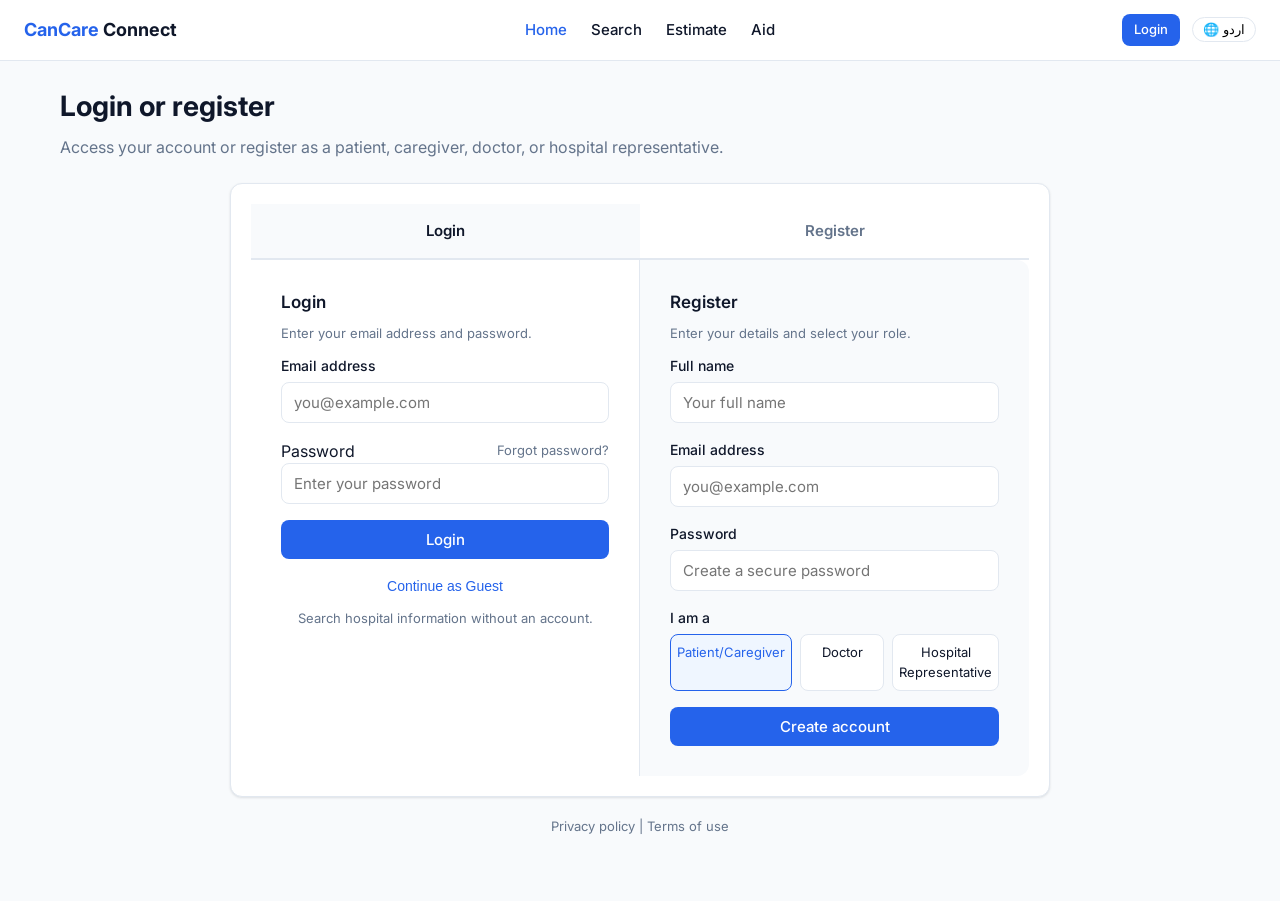
<file: index.html>
<!DOCTYPE html>
<html
  lang="en"
>
<head>
  <meta
    charset="UTF-8"
  >
  <meta
    name="viewport"
    content="width=device-width, initial-scale=1.0"
  >
  <title>CanCare Connect — Login / Register</title>
  <link
    rel="stylesheet"
    href="css/style.css"
  >
  <link
    rel="stylesheet"
    href="https://fonts.googleapis.com/css2?family=Inter:wght@400;500;600;700&display=swap"
  >
</head>
<body>
  <div
    class="navbar"
    id="navbar"
  ></div>

  <div class="container">
    <h1>Login or register</h1>
    <p>Access your account or register as a patient, caregiver, doctor, or hospital representative.</p>
    <div class="auth-card card">

      <div class="auth-header">
        <div class="auth-header-cell active">Login</div>
        <div class="auth-header-cell">Register</div>
      </div>

      <div class="auth-col-left">
       
        <form id="loginForm">
          <h3>Login</h3>
          <p class="caption">Enter your email address and password.</p>
          <div class="field">
            <label for="loginEmail">Email address</label>
            <input
              type="email"
              id="loginEmail"
              required
              placeholder="you@example.com"
            >
          </div>
          <div class="field">
            <div class="field-inline-link">
              <label for="loginPassword">Password</label>
              <a
                href="#"
                class="caption"
                id="forgotPasswordLink"
              >Forgot password?</a>
            </div>
            <input
              type="password"
              id="loginPassword"
              required
              placeholder="Enter your password"
            >
          </div>
          <div
            id="loginError"
            class="error-text form-error"
          ></div>
          <button
            type="submit"
            class="btn btn-primary btn-block"
          >Login</button>
          <p class="form-footer">
            <button
              type="button"
              class="btn-link"
              id="guestBtn"
            >Continue as Guest</button>
          </p>
          <p class="caption text-center">Search hospital information without an account.</p>
        </form>
      </div>

      <div class="auth-col-right">

        <h3>Register</h3>
        <p class="caption">Enter your details and select your role.</p>
        <form id="registerForm">
          <div class="field">
            <label>Full name</label>
            <input
              type="text"
              id="regName"
              required
              placeholder="Your full name"
            >
          </div>
          <div class="field">
            <label>Email address</label>
            <input
              type="email"
              id="regEmail"
              required
              placeholder="you@example.com"
            >
          </div>
          <div class="field">
            <label>Password</label>
            <input
              type="password"
              id="regPassword"
              required
              minlength="6"
              placeholder="Create a secure password"
            >
          </div>
          <div class="field">
            <label>I am a</label>
            <input
              type="hidden"
              id="regRole"
              value="Patient / Caregiver"
            >
            <div class="role-toggle-group">
              <div
                class="role-toggle active"
                data-role="Patient / Caregiver"
              >Patient/Caregiver</div>
              <div
                class="role-toggle"
                data-role="Doctor"
              >Doctor</div>
              <div
                class="role-toggle"
                data-role="Hospital Representative"
              >Hospital Representative</div>
            </div>
          </div>
          <div
            class="field hidden"
            id="pmdcField"
          >
            <label>PMDC Number</label>
            <input
              type="text"
              id="regPmdc"
              placeholder="e.g. PMDC-12345"
            >
          </div>
          <div
            class="field hidden"
            id="hospitalAuthField"
          >
            <label>Hospital Authorization ID</label>
            <input
              type="text"
              id="regHospitalAuth"
              placeholder="Issued by your hospital"
            >
          </div>
          <div
            id="regError"
            class="error-text form-error"
          ></div>
          <button
            type="submit"
            class="btn btn-primary btn-block"
          >Create account</button>
        </form>
      </div>
    </div>
    <p class="caption text-center auth-footer-links">
      <a href="#">Privacy policy</a> | <a href="#">Terms of use</a>
    </p>
  </div>

  <script src="js/storage.js"></script>
  <script src="js/auth.js"></script>
  <script src="js/ui.js"></script>
  <script src="js/pages/index.js"></script>
</body>
</html>
</file>
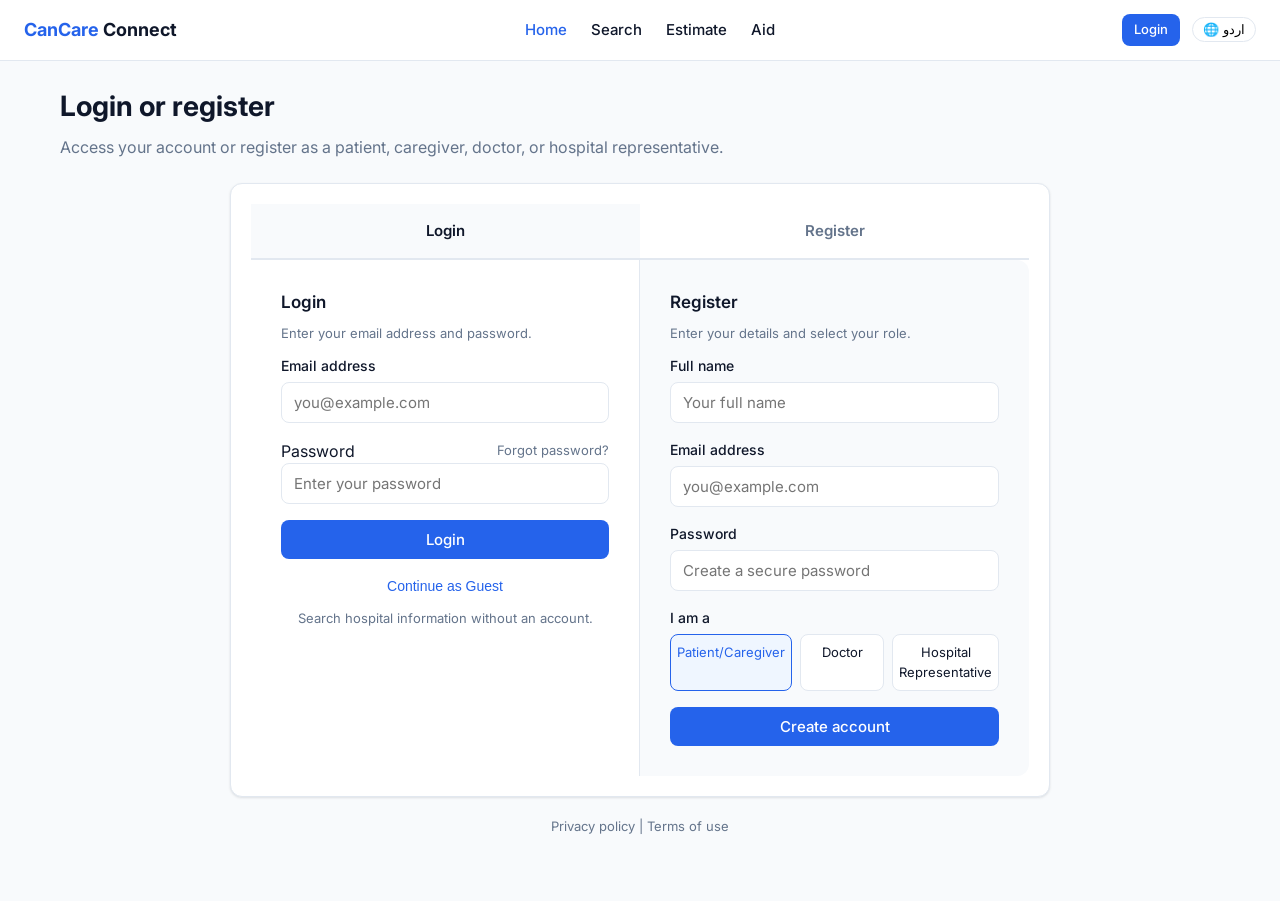
<file: admin-data.html>
<!DOCTYPE html>
<html
  lang="en"
>
<head>
  <meta
    charset="UTF-8"
  >
  <meta
    name="viewport"
    content="width=device-width, initial-scale=1.0"
  >
  <title>CanCare Connect — Admin: Cost &amp; Aid Data</title>
  <link
    rel="stylesheet"
    href="css/style.css"
  >
  <link
    rel="stylesheet"
    href="https://fonts.googleapis.com/css2?family=Inter:wght@400;500;600;700&display=swap"
  >
</head>
<body>
  <div
    class="navbar"
    id="navbar"
  ></div>
  <div class="container">
    <h1>Cost &amp; aid data management</h1>
    <div class="tabs">
      <a
        class="tab"
        href="admin-verify.html"
      >Verification Queue</a>
      <a
        class="tab active"
        href="admin-data.html"
      >Cost &amp; Aid Data</a>
      <a
        class="tab"
        href="admin-users.html"
      >Users &amp; Audit Log</a>
    </div>

    <div class="flex-between my-md">
      <h3 class="m-0">Cost records</h3>
      <button
        class="btn btn-primary btn-sm"
        id="addRecord"
      >+ Add New Record</button>
    </div>
    <div class="table-wrap">
      <table>
        <thead><tr><th>Cancer type</th><th>Treatment</th><th>Hospital type</th><th>Range</th><th>Source</th><th>Source date</th><th></th></tr></thead>
        <tbody id="costRows"></tbody>
      </table>
    </div>

    <div class="flex-between my-md">
      <h3 class="m-0">Financial aid programs</h3>
      <button
        class="btn btn-primary btn-sm"
        id="addAidProgram"
      >+ Add Aid Program</button>
    </div>
    <div class="table-wrap">
      <table>
        <thead><tr><th>Name</th><th>Provider</th><th>Type</th><th>Last reviewed</th><th></th></tr></thead>
        <tbody id="aidRows"></tbody>
      </table>
    </div>
  </div>

  <!-- Add Cost Record modal (simple inline form) -->
  <div
    id="modalBackdrop"
    class="modal-backdrop"
  >
    <div class="card modal-card">
      <h3>Add cost record</h3>
      <div class="field">
        <label>Cancer type</label>
        <input
          id="mCancer"
          value="Breast Cancer"
        >
      </div>
      <div class="field">
        <label>Stage</label>
        <input
          id="mStage"
          value="Early"
        >
      </div>
      <div class="field">
        <label>Treatment</label>
        <input
          id="mTreatment"
          value="Surgery"
        >
      </div>
      <div class="field">
        <label>Hospital type</label>
        <input
          id="mHospType"
          value="Private"
        >
      </div>
      <div class="field">
        <label>City</label>
        <input
          id="mCity"
          value="Lahore"
        >
      </div>
      <div class="field">
        <label>Min cost (PKR)</label>
        <input
          id="mMin"
          type="number"
          value="10000"
        >
      </div>
      <div class="field">
        <label>Max cost (PKR)</label>
        <input
          id="mMax"
          type="number"
          value="20000"
        >
      </div>
      <div class="field">
        <label>Source</label>
        <input
          id="mSource"
          value="Administrator entry"
        >
      </div>
      <div class="flex">
        <button
          class="btn btn-secondary"
          id="cancelModal"
        >Cancel</button>
        <button
          class="btn btn-primary"
          id="confirmModal"
        >Add record</button>
      </div>
    </div>
  </div>

  <!-- Add Aid Program modal -->
  <div
    id="aidModalBackdrop"
    class="modal-backdrop"
  >
    <div class="card modal-card">
      <h3>Add aid program</h3>
      <div class="field">
        <label>Program name</label>
        <input
          id="aName"
          value="New Aid Program"
        >
      </div>
      <div class="field">
        <label>Provider</label>
        <input
          id="aProvider"
          value="Government of Punjab"
        >
      </div>
      <div class="field">
        <label>Type</label>
        <input
          id="aType"
          value="Government-funded"
        >
      </div>
      <div class="field">
        <label>Eligibility</label>
        <input
          id="aEligibility"
          value="Income below program threshold; referral required."
        >
      </div>
      <div class="field">
        <label>Contact</label>
        <input
          id="aContact"
          value="Healthline 1700"
        >
      </div>
      <div class="field">
        <label>Source</label>
        <input
          id="aSource"
          value="Administrator entry"
        >
      </div>
      <div class="flex">
        <button
          class="btn btn-secondary"
          id="cancelAidModal"
        >Cancel</button>
        <button
          class="btn btn-primary"
          id="confirmAidModal"
        >Add program</button>
      </div>
    </div>
  </div>

  <script src="js/storage.js"></script>
  <script src="js/auth.js"></script>
  <script src="js/ui.js"></script>
  <script src="js/pages/admin-data.js"></script>
</body>
</html>
</file>
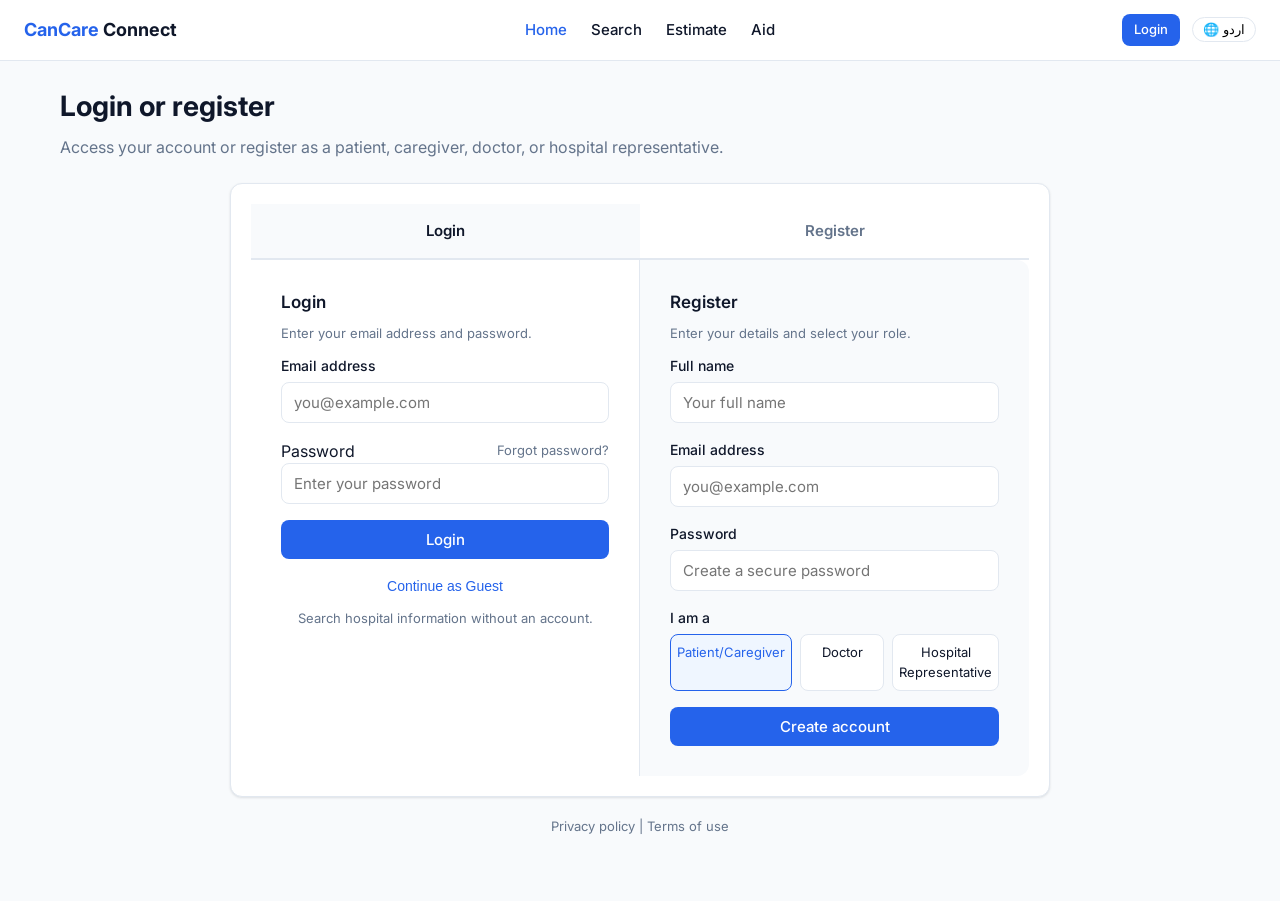
<file: admin-users.html>
<!DOCTYPE html>
<html
  lang="en"
>
<head>
  <meta
    charset="UTF-8"
  >
  <meta
    name="viewport"
    content="width=device-width, initial-scale=1.0"
  >
  <title>CanCare Connect — Admin: Users &amp; Audit Log</title>
  <link
    rel="stylesheet"
    href="css/style.css"
  >
  <link
    rel="stylesheet"
    href="https://fonts.googleapis.com/css2?family=Inter:wght@400;500;600;700&display=swap"
  >
</head>
<body>
  <div
    class="navbar"
    id="navbar"
  ></div>
  <div class="container">
    <h1>Users &amp; audit log</h1>
    <div class="tabs">
      <a
        class="tab"
        href="admin-verify.html"
      >Verification Queue</a>
      <a
        class="tab"
        href="admin-data.html"
      >Cost &amp; Aid Data</a>
      <a
        class="tab active"
        href="admin-users.html"
      >Users &amp; Audit Log</a>
    </div>

    <div class="tabs tabs-sub">
      <div
        class="tab active"
        id="tabUsers"
      >Users</div>
      <div
        class="tab"
        id="tabAudit"
      >Audit Log</div>
    </div>

    <div id="usersPanel">
      <h3>Users</h3>
      <div class="table-wrap">
        <table>
          <thead><tr><th>Name</th><th>Email</th><th>Role</th><th>City</th><th>Status</th><th>Actions</th></tr></thead>
          <tbody id="userRows"></tbody>
        </table>
      </div>
    </div>

    <div
      id="auditPanel"
      class="hidden"
    >
      <h3>Audit log</h3>
      <div class="field">
        <label>Filter by action or target</label>
        <input
          id="auditFilter"
          placeholder="e.g. Suspended, Approved, a user's name"
        >
      </div>
      <div class="table-wrap">
        <table>
          <thead><tr><th>Admin name</th><th>Action</th><th>Target</th><th>Timestamp</th></tr></thead>
          <tbody id="auditRows"></tbody>
        </table>
      </div>
    </div>
  </div>

  <script src="js/storage.js"></script>
  <script src="js/auth.js"></script>
  <script src="js/ui.js"></script>
  <script src="js/pages/admin-users.js"></script>
</body>
</html>
</file>
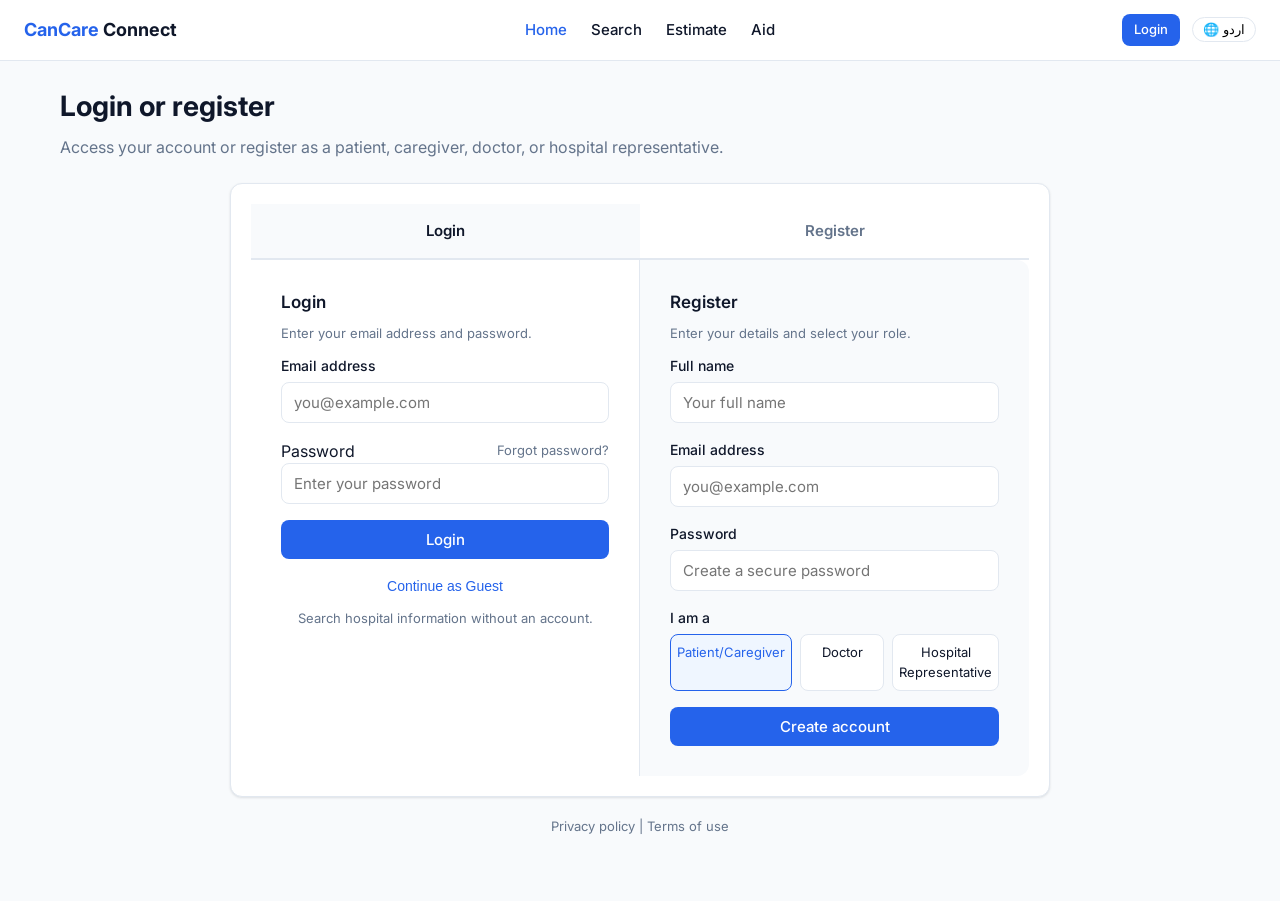
<file: admin-verify.html>
<!DOCTYPE html>
<html
  lang="en"
>
<head>
  <meta
    charset="UTF-8"
  >
  <meta
    name="viewport"
    content="width=device-width, initial-scale=1.0"
  >
  <title>CanCare Connect — Admin: Verification Queue</title>
  <link
    rel="stylesheet"
    href="css/style.css"
  >
  <link
    rel="stylesheet"
    href="https://fonts.googleapis.com/css2?family=Inter:wght@400;500;600;700&display=swap"
  >
</head>
<body>
  <div
    class="navbar"
    id="navbar"
  ></div>
  <div class="container">
    <h1>Verification queue</h1>
    <p>Review pending doctor and hospital representative accounts before approval.</p>
    <h3 id="pendingCount"></h3>
    <p class="caption">Accounts awaiting admin approval</p>
    <div class="tabs">
      <a
        class="tab active"
        href="admin-verify.html"
      >Verification Queue</a>
      <a
        class="tab"
        href="admin-data.html"
      >Cost &amp; Aid Data</a>
      <a
        class="tab"
        href="admin-users.html"
      >Users &amp; Audit Log</a>
    </div>
    <div class="table-wrap">
      <table>
        <thead><tr><th>Name</th><th>Role</th><th>Submitted details</th><th>Actions</th></tr></thead>
        <tbody id="rows"></tbody>
      </table>
    </div>
  </div>

  <script src="js/storage.js"></script>
  <script src="js/auth.js"></script>
  <script src="js/ui.js"></script>
  <script src="js/pages/admin-verify.js"></script>
</body>
</html>
</file>
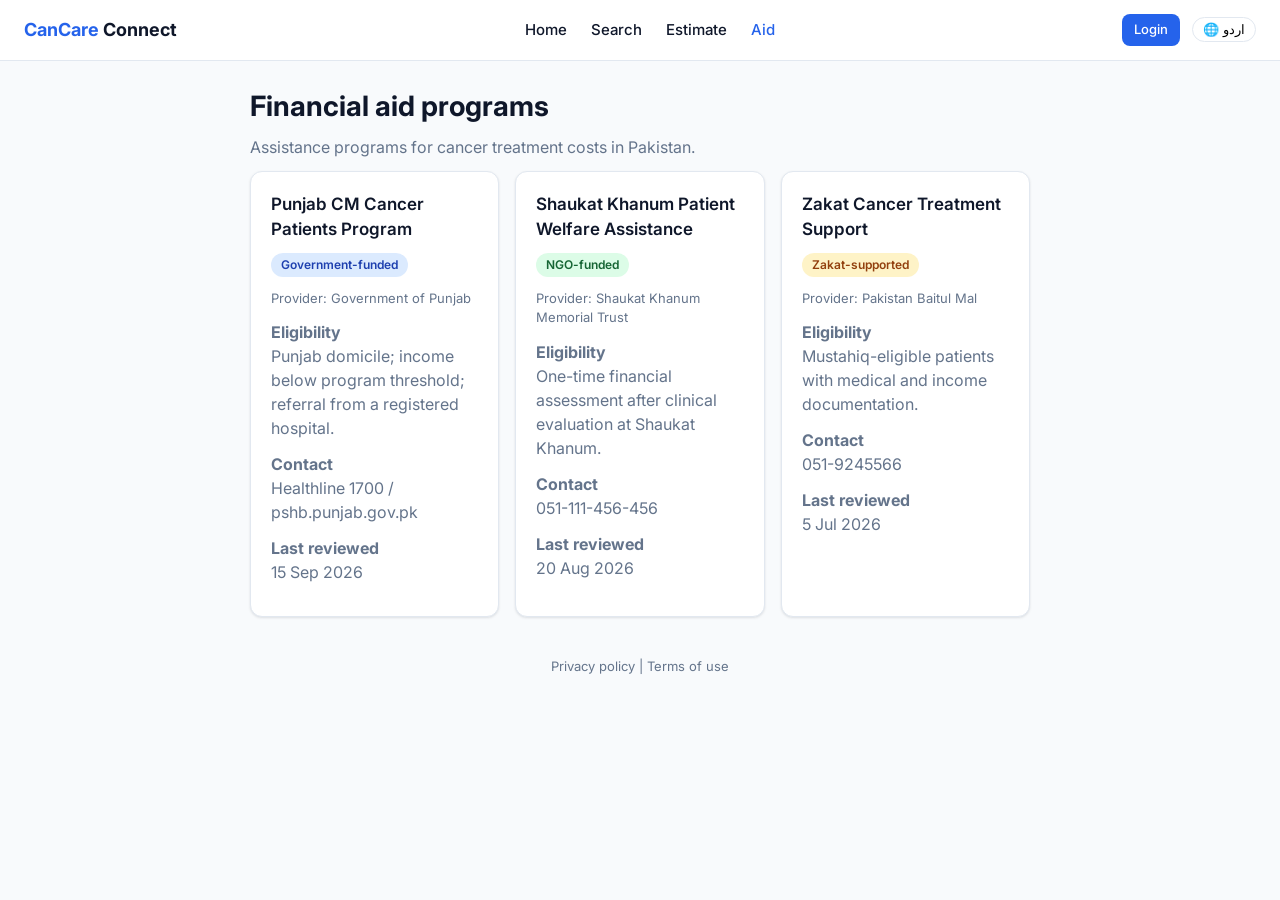
<file: aid.html>
<!DOCTYPE html>
<html
  lang="en"
>
<head>
  <meta
    charset="UTF-8"
  >
  <meta
    name="viewport"
    content="width=device-width, initial-scale=1.0"
  >
  <title>CanCare Connect — Financial Aid</title>
  <link
    rel="stylesheet"
    href="css/style.css"
  >
  <link
    rel="stylesheet"
    href="https://fonts.googleapis.com/css2?family=Inter:wght@400;500;600;700&display=swap"
  >
</head>
<body>
  <div
    class="navbar"
    id="navbar"
  ></div>
  <div class="container container-md">
    <h1>Financial aid programs</h1>
    <p>Assistance programs for cancer treatment costs in Pakistan.</p>
    <div
      id="aidList"
      class="card-grid-compact"
    ></div>
    <p class="caption text-center page-footer-links">
      <a href="#">Privacy policy</a> | <a href="#">Terms of use</a>
    </p>
  </div>

  <script src="js/storage.js"></script>
  <script src="js/auth.js"></script>
  <script src="js/ui.js"></script>
  <script src="js/pages/aid.js"></script>
</body>
</html>
</file>
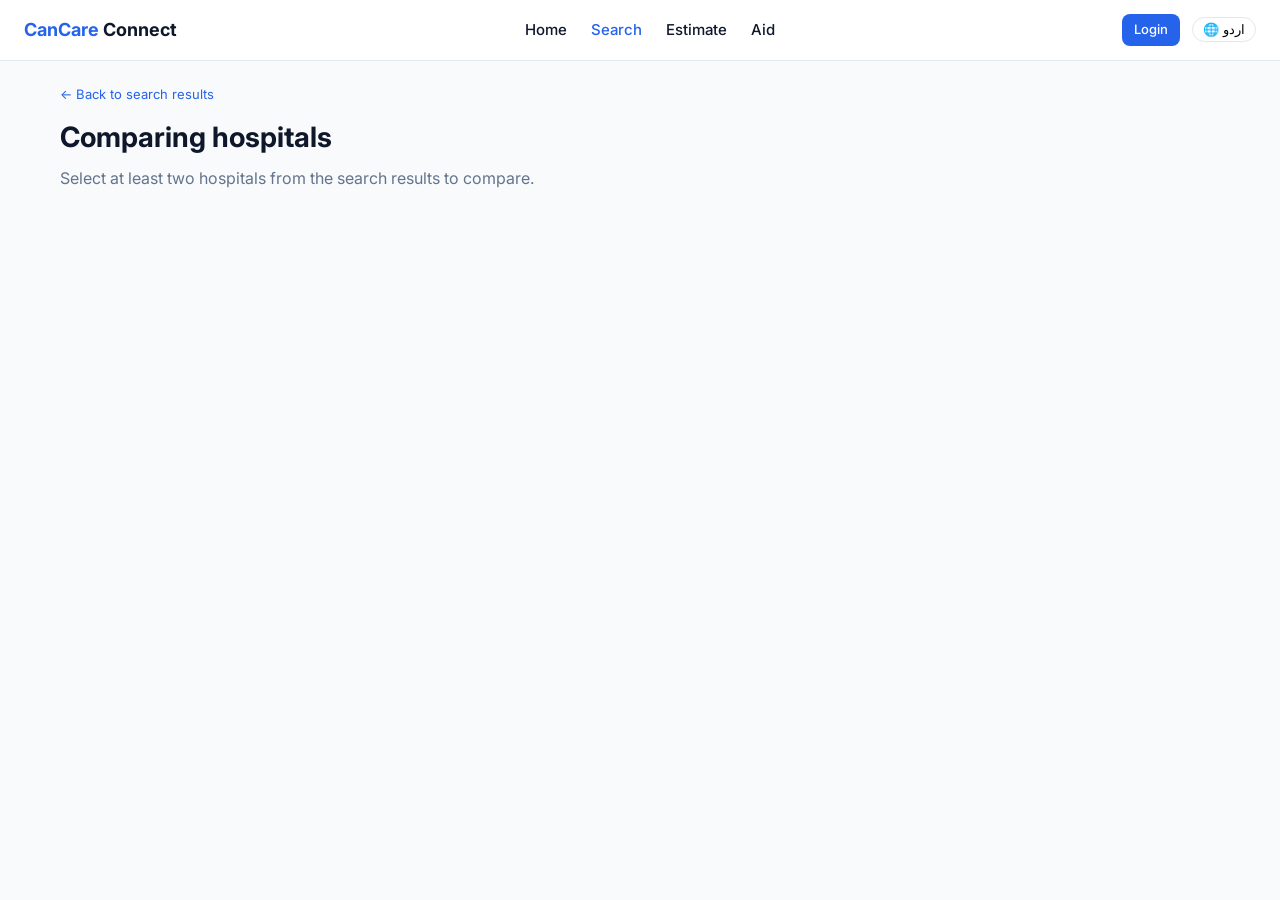
<file: compare.html>
<!DOCTYPE html>
<html
  lang="en"
>
<head>
  <meta
    charset="UTF-8"
  >
  <meta
    name="viewport"
    content="width=device-width, initial-scale=1.0"
  >
  <title>CanCare Connect — Compare Hospitals</title>
  <link
    rel="stylesheet"
    href="css/style.css"
  >
  <link
    rel="stylesheet"
    href="https://fonts.googleapis.com/css2?family=Inter:wght@400;500;600;700&display=swap"
  >
</head>
<body>
  <div
    class="navbar"
    id="navbar"
  ></div>
  <div class="container">
    <p class="caption"><a href="search.html">&larr; Back to search results</a></p>
    <h1 id="compareTitle">Comparing hospitals</h1>
    <div
      id="compareGrid"
      class="grid-2"
    ></div>
  </div>

  <script src="js/storage.js"></script>
  <script src="js/auth.js"></script>
  <script src="js/ui.js"></script>
  <script src="js/pages/compare.js"></script>
</body>
</html>
</file>
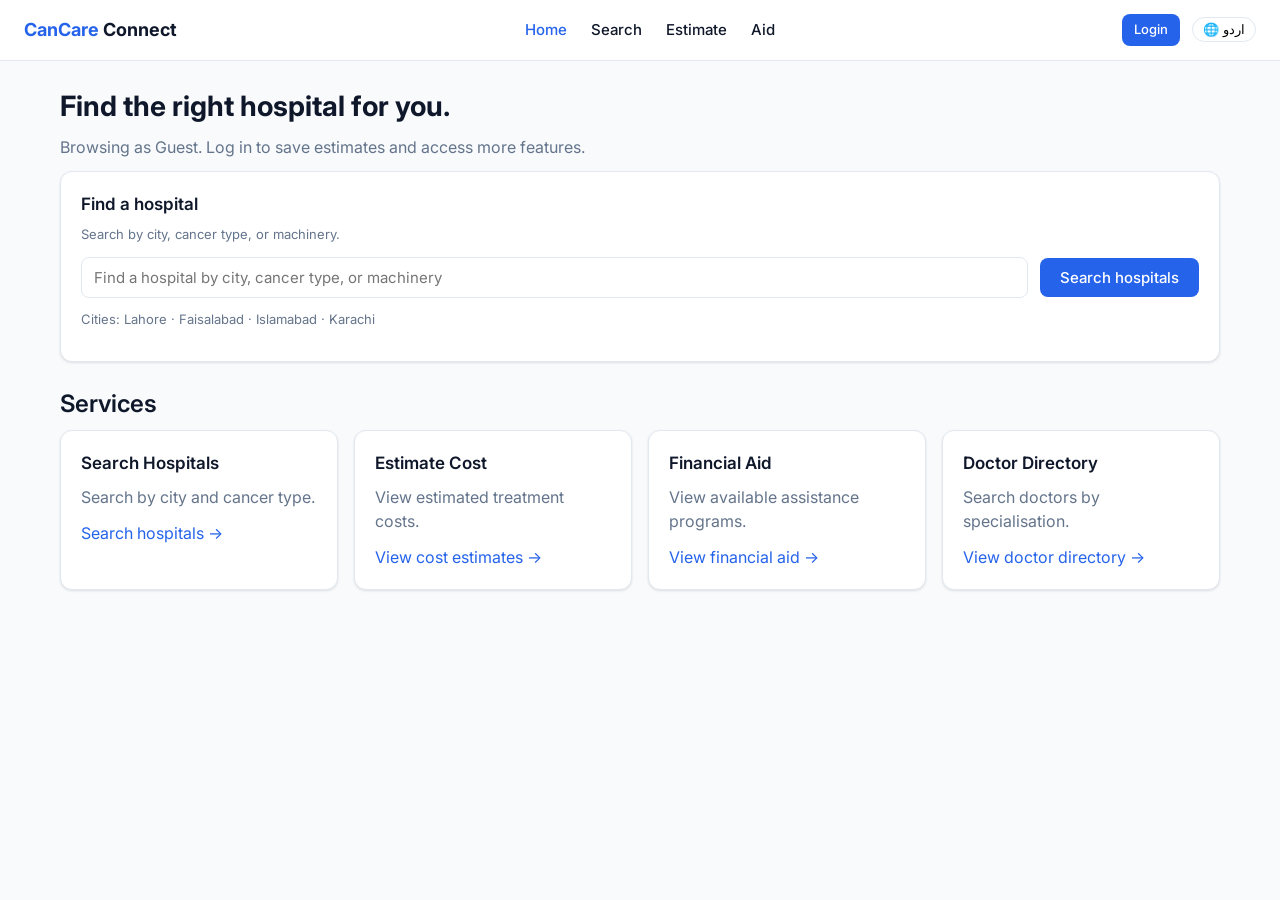
<file: dashboard.html>
<!DOCTYPE html>
<html
  lang="en"
>
<head>
  <meta
    charset="UTF-8"
  >
  <meta
    name="viewport"
    content="width=device-width, initial-scale=1.0"
  >
  <title>CanCare Connect — Home</title>
  <link
    rel="stylesheet"
    href="css/style.css"
  >
  <link
    rel="stylesheet"
    href="https://fonts.googleapis.com/css2?family=Inter:wght@400;500;600;700&display=swap"
  >
</head>
<body>
  <div
    class="navbar"
    id="navbar"
  ></div>

  <div class="container">
    <h1 id="greeting">Find a hospital</h1>
    <p id="subheading">Search hospitals, review equipment status, and view cost information in Pakistan.</p>

    <div class="card mb-lg">
      <h3>Find a hospital</h3>
      <p class="caption">Search by city, cancer type, or machinery.</p>
      <form
        id="quickSearch"
        class="flex"
      >
        <input
          type="text"
          id="quickQuery"
          class="search-input"
          placeholder="Find a hospital by city, cancer type, or machinery"
        >
        <button
          class="btn btn-primary"
          type="submit"
        >Search hospitals</button>
      </form>
      <p class="caption mt-sm">Cities: Lahore &middot; Faisalabad &middot; Islamabad &middot; Karachi</p>
    </div>

    <h2>Services</h2>
    <div class="card-grid">
      <div class="card">
        <h3>Search Hospitals</h3>
        <p>Search by city and cancer type.</p>
        <a href="search.html">Search hospitals &rarr;</a>
      </div>
      <div class="card">
        <h3>Estimate Cost</h3>
        <p>View estimated treatment costs.</p>
        <a href="estimate.html">View cost estimates &rarr;</a>
      </div>
      <div class="card">
        <h3>Financial Aid</h3>
        <p>View available assistance programs.</p>
        <a href="aid.html">View financial aid &rarr;</a>
      </div>
      <div class="card">
        <h3>Doctor Directory</h3>
        <p>Search doctors by specialisation.</p>
        <a href="doctors.html">View doctor directory &rarr;</a>
      </div>
    </div>

    <div
      id="myEstimates"
      class="mt-lg"
    ></div>
  </div>

  <script src="js/storage.js"></script>
  <script src="js/auth.js"></script>
  <script src="js/ui.js"></script>
  <script src="js/pages/dashboard.js"></script>
</body>
</html>
</file>
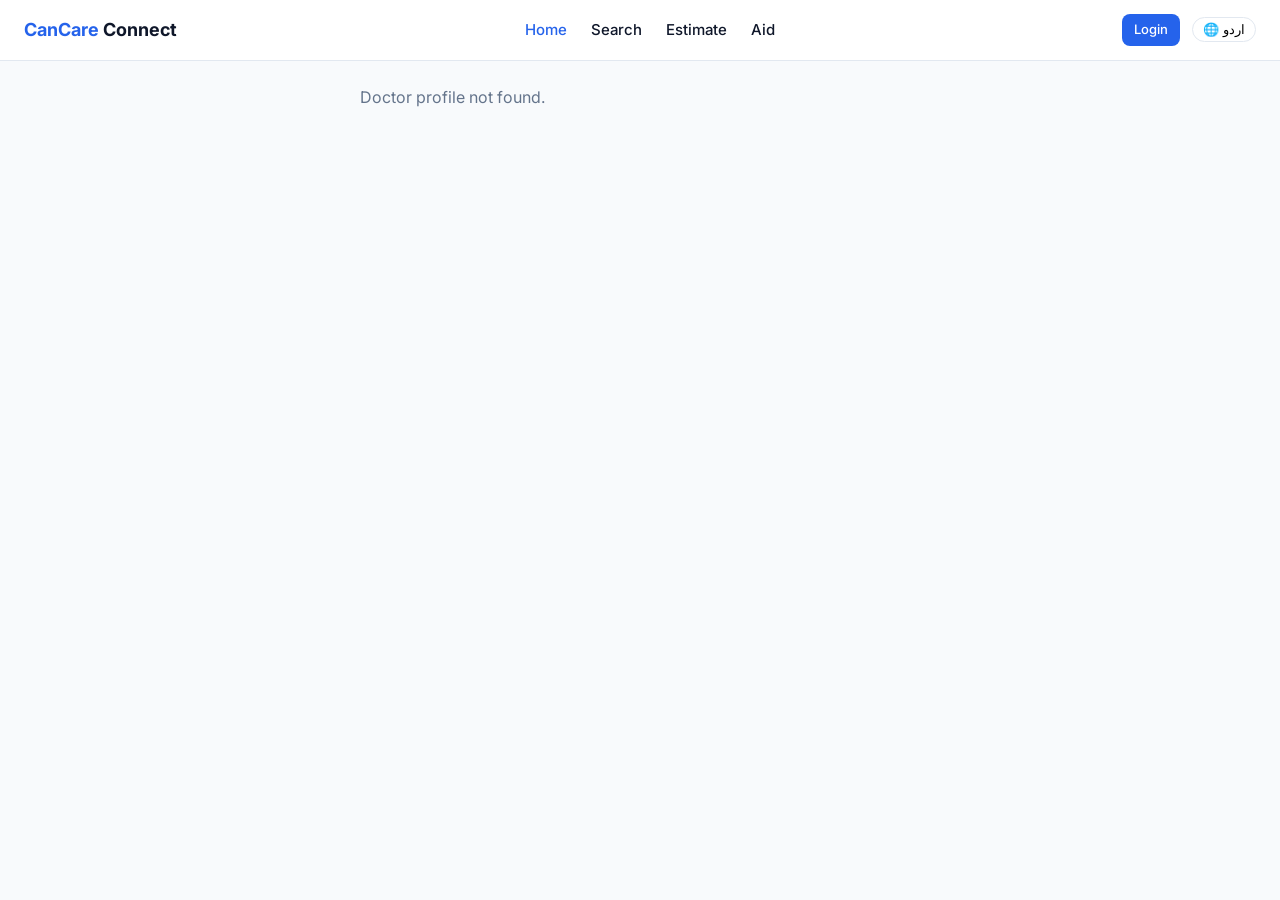
<file: doctor-profile.html>
<!DOCTYPE html>
<html
  lang="en"
>
<head>
  <meta
    charset="UTF-8"
  >
  <meta
    name="viewport"
    content="width=device-width, initial-scale=1.0"
  >
  <title>CanCare Connect — Doctor Profile</title>
  <link
    rel="stylesheet"
    href="css/style.css"
  >
  <link
    rel="stylesheet"
    href="https://fonts.googleapis.com/css2?family=Inter:wght@400;500;600;700&display=swap"
  >
</head>
<body>
  <div
    class="navbar"
    id="navbar"
  ></div>
  <div class="container container-narrow">
    <div id="content"></div>
  </div>

  <script src="js/storage.js"></script>
  <script src="js/auth.js"></script>
  <script src="js/ui.js"></script>
  <script src="js/pages/doctor-profile.js"></script>
</body>
</html>
</file>
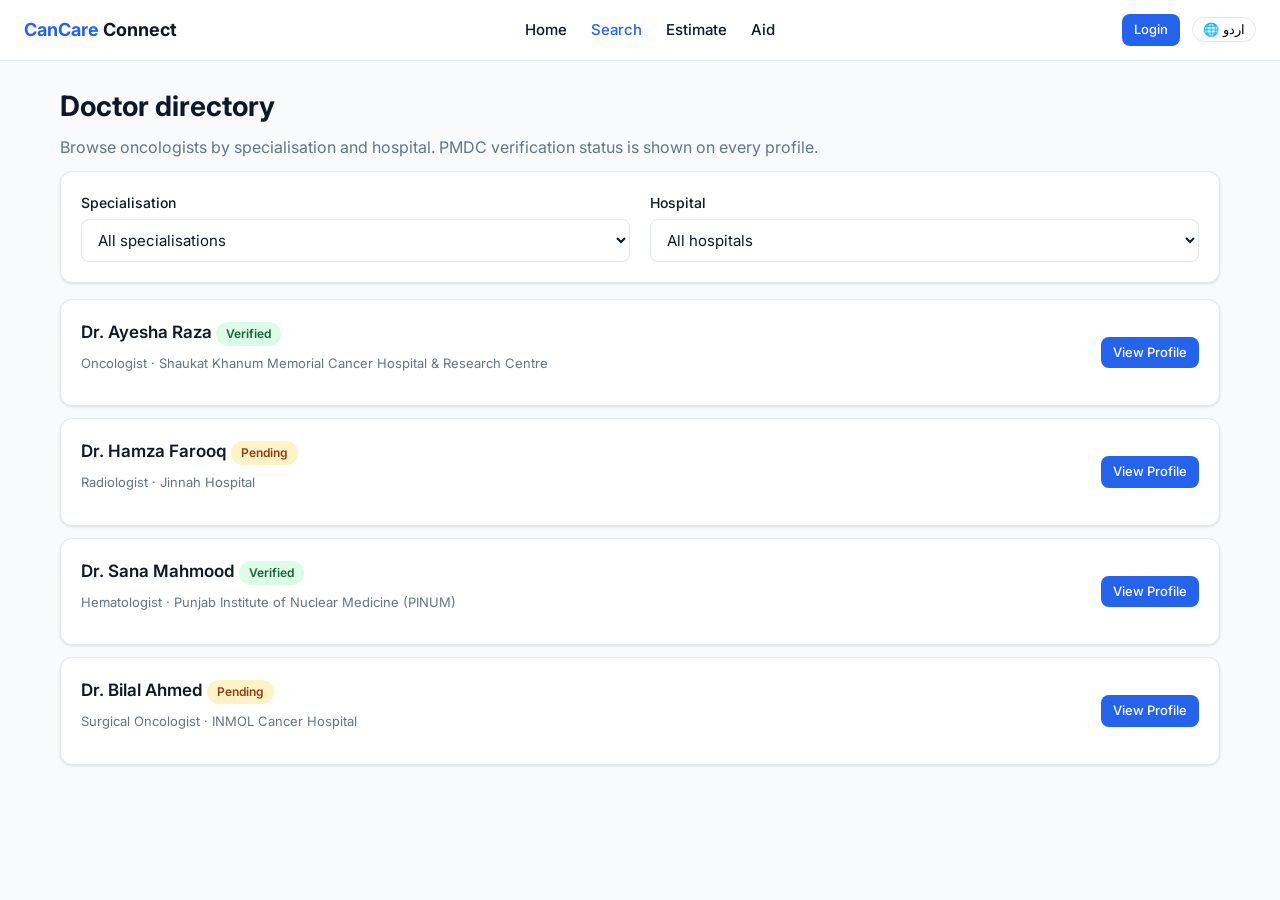
<file: doctors.html>
<!DOCTYPE html>
<html
  lang="en"
>
<head>
  <meta
    charset="UTF-8"
  >
  <meta
    name="viewport"
    content="width=device-width, initial-scale=1.0"
  >
  <title>CanCare Connect — Doctor Directory</title>
  <link
    rel="stylesheet"
    href="css/style.css"
  >
  <link
    rel="stylesheet"
    href="https://fonts.googleapis.com/css2?family=Inter:wght@400;500;600;700&display=swap"
  >
</head>
<body>
  <div
    class="navbar"
    id="navbar"
  ></div>
  <div class="container">
    <h1>Doctor directory</h1>
    <p>Browse oncologists by specialisation and hospital. PMDC verification status is shown on every profile.</p>

    <div class="card mb-md">
      <div class="grid-2">
        <div class="field field-tight">
          <label>Specialisation</label>
          <select id="filterSpec"><option value="">All specialisations</option></select>
        </div>
        <div class="field field-tight">
          <label>Hospital</label>
          <select id="filterHospital"><option value="">All hospitals</option></select>
        </div>
      </div>
    </div>

    <div id="doctorList"></div>
  </div>

  <script src="js/storage.js"></script>
  <script src="js/auth.js"></script>
  <script src="js/ui.js"></script>
  <script src="js/pages/doctors.js"></script>
</body>
</html>
</file>
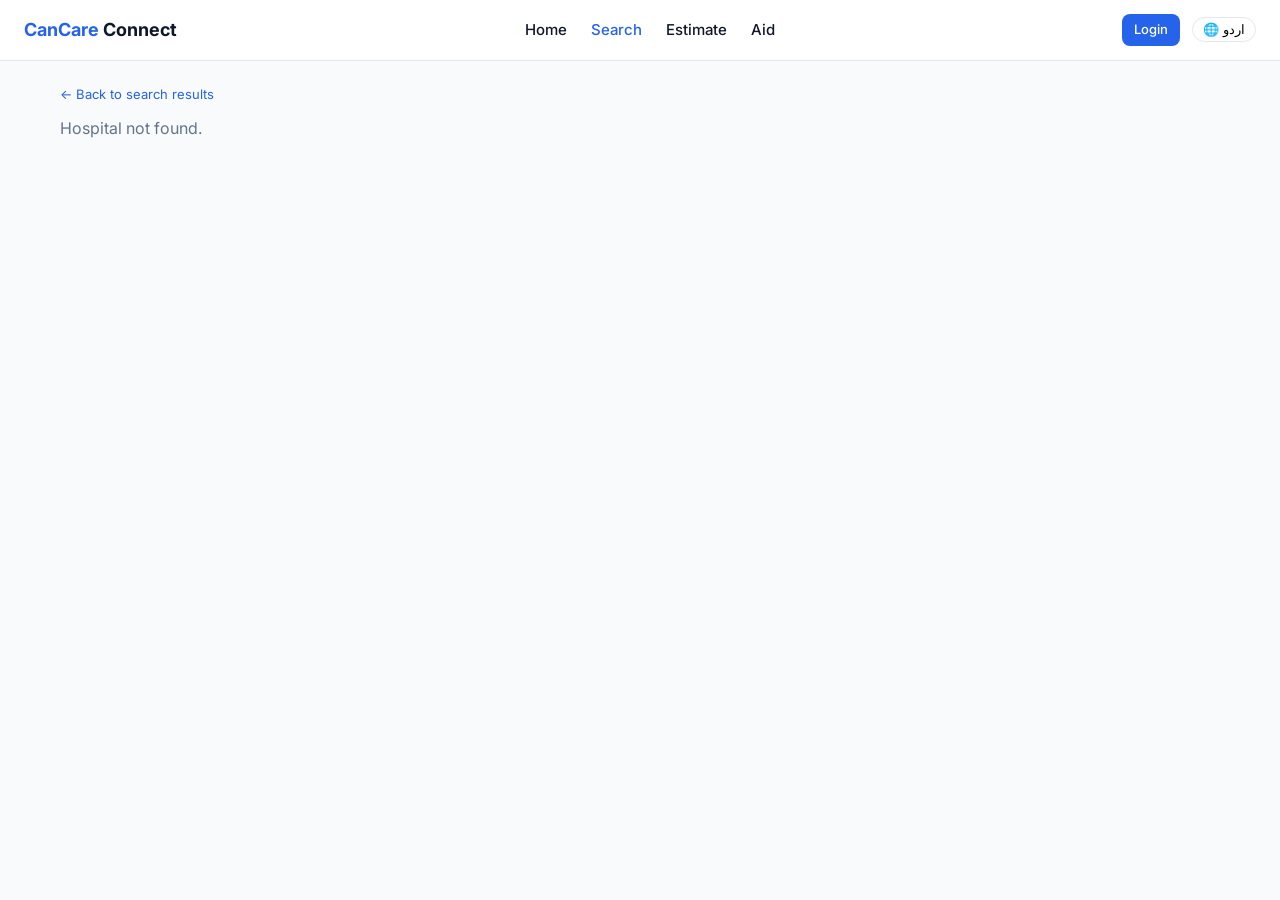
<file: hospital-detail.html>
<!DOCTYPE html>
<html
  lang="en"
>
<head>
  <meta
    charset="UTF-8"
  >
  <meta
    name="viewport"
    content="width=device-width, initial-scale=1.0"
  >
  <title>CanCare Connect — Hospital Detail</title>
  <link
    rel="stylesheet"
    href="css/style.css"
  >
  <link
    rel="stylesheet"
    href="https://fonts.googleapis.com/css2?family=Inter:wght@400;500;600;700&display=swap"
  >
</head>
<body>
  <div
    class="navbar"
    id="navbar"
  ></div>
  <div class="container">
    <p class="caption"><a href="search.html">&larr; Back to search results</a></p>
    <div id="content"></div>
  </div>

  <script src="js/storage.js"></script>
  <script src="js/auth.js"></script>
  <script src="js/ui.js"></script>
  <script src="js/pages/hospital-detail.js"></script>
</body>
</html>
</file>
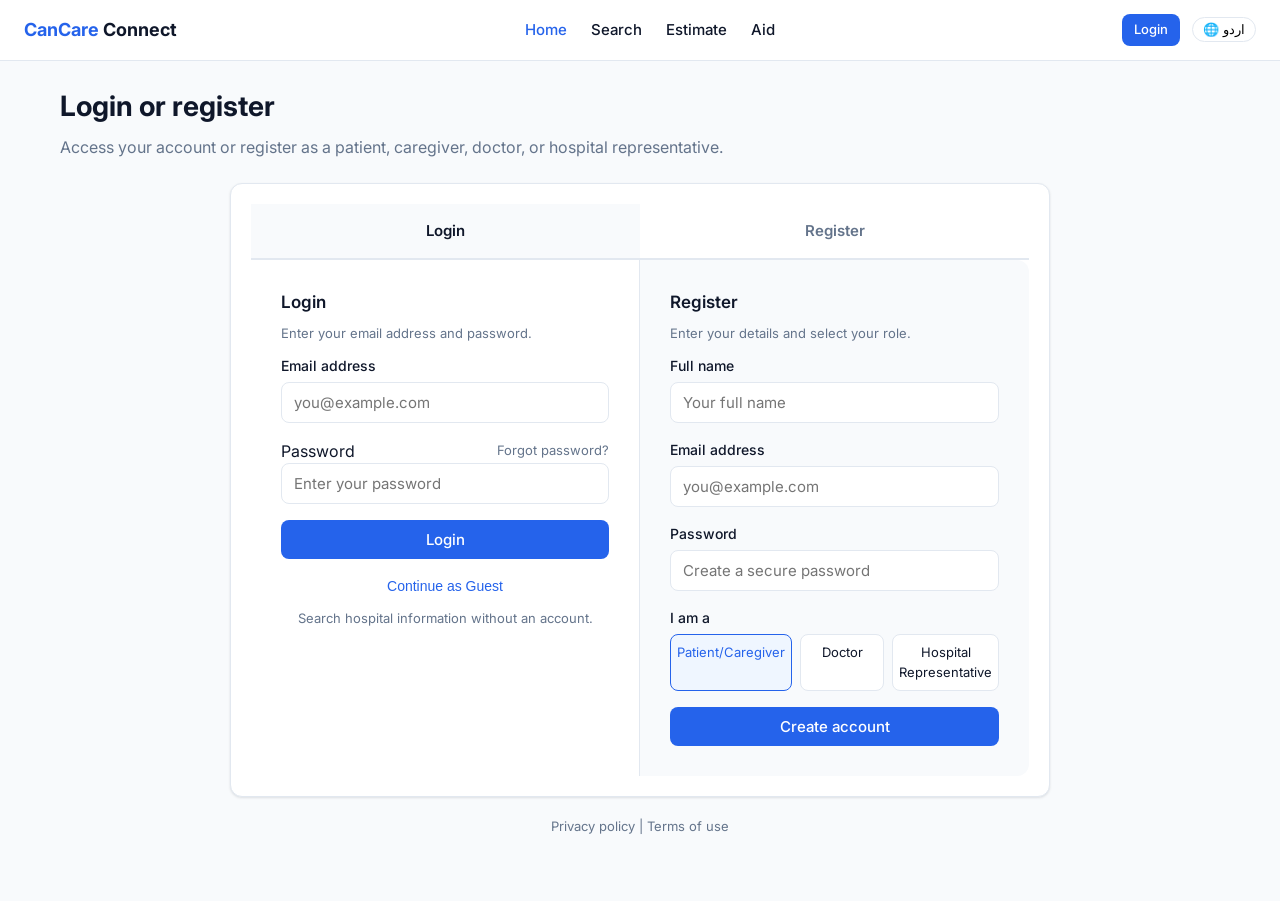
<file: profile.html>
<!DOCTYPE html>
<html
  lang="en"
>
<head>
  <meta
    charset="UTF-8"
  >
  <meta
    name="viewport"
    content="width=device-width, initial-scale=1.0"
  >
  <title>CanCare Connect — My Profile</title>
  <link
    rel="stylesheet"
    href="css/style.css"
  >
  <link
    rel="stylesheet"
    href="https://fonts.googleapis.com/css2?family=Inter:wght@400;500;600;700&display=swap"
  >
</head>
<body>
  <div
    class="navbar"
    id="navbar"
  ></div>
  <div class="container container-narrow">
    <div id="content"></div>
  </div>

  <script src="js/storage.js"></script>
  <script src="js/auth.js"></script>
  <script src="js/ui.js"></script>
  <script src="js/pages/profile.js"></script>
</body>
</html>
</file>
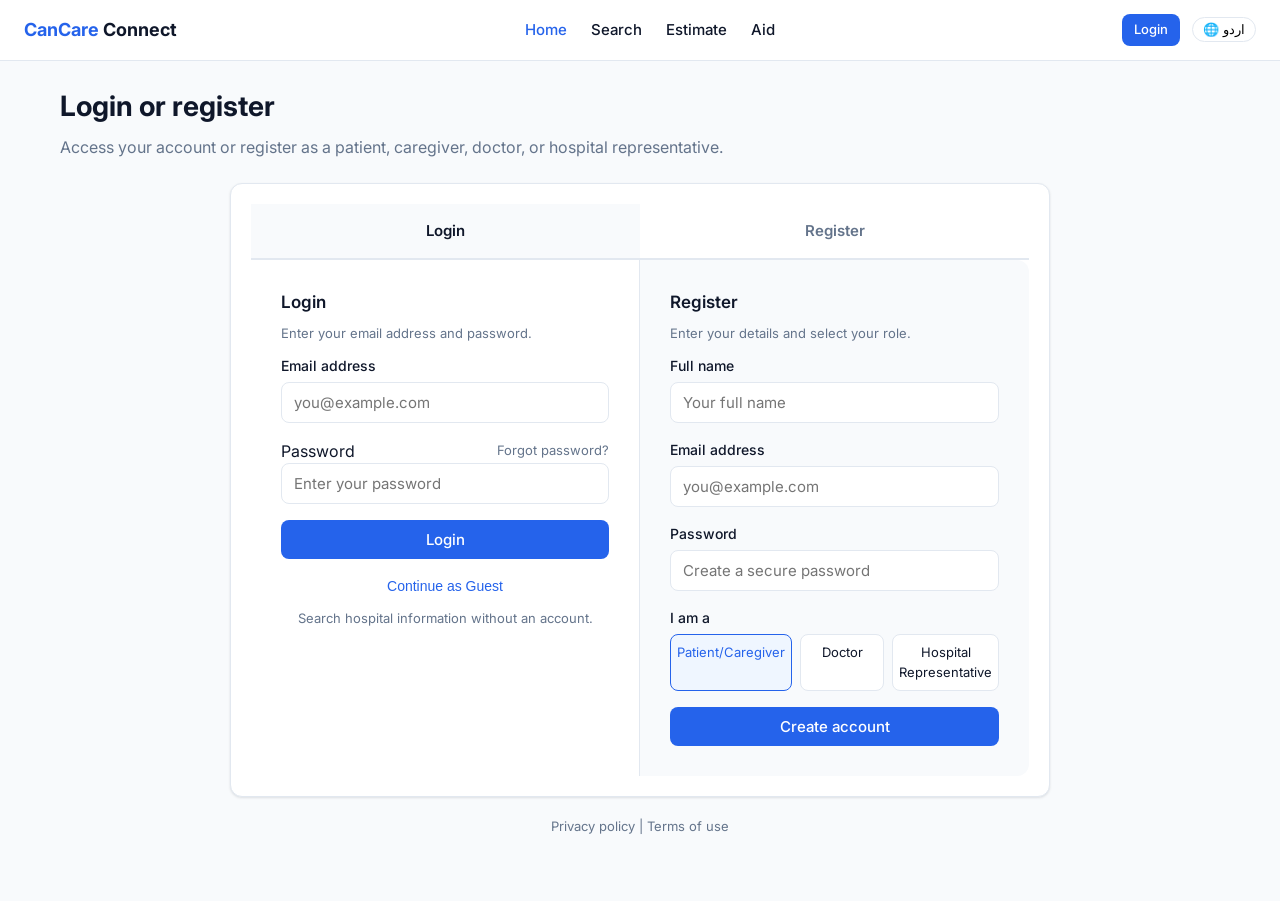
<file: rep-panel.html>
<!DOCTYPE html>
<html
  lang="en"
>
<head>
  <meta
    charset="UTF-8"
  >
  <meta
    name="viewport"
    content="width=device-width, initial-scale=1.0"
  >
  <title>CanCare Connect — Hospital Representative Panel</title>
  <link
    rel="stylesheet"
    href="css/style.css"
  >
  <link
    rel="stylesheet"
    href="https://fonts.googleapis.com/css2?family=Inter:wght@400;500;600;700&display=swap"
  >
</head>
<body>
  <div
    class="navbar"
    id="navbar"
  ></div>
  <div class="container">
    <div id="content"></div>
  </div>

  <script src="js/storage.js"></script>
  <script src="js/auth.js"></script>
  <script src="js/ui.js"></script>
  <script src="js/pages/rep-panel.js"></script>
</body>
</html>
</file>
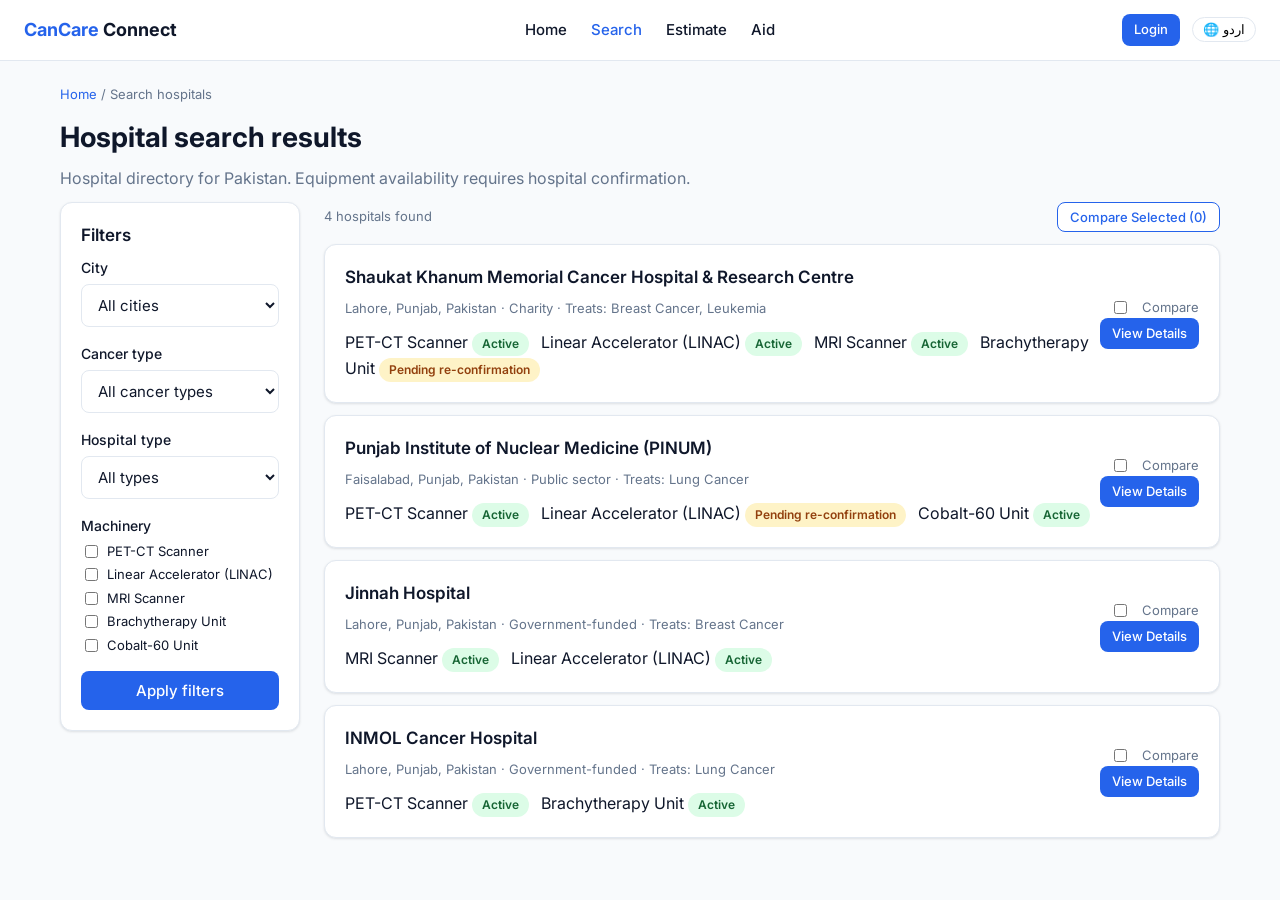
<file: search.html>
<!DOCTYPE html>
<html
  lang="en"
>
<head>
  <meta
    charset="UTF-8"
  >
  <meta
    name="viewport"
    content="width=device-width, initial-scale=1.0"
  >
  <title>CanCare Connect — Hospital Search</title>
  <link
    rel="stylesheet"
    href="css/style.css"
  >
  <link
    rel="stylesheet"
    href="https://fonts.googleapis.com/css2?family=Inter:wght@400;500;600;700&display=swap"
  >
</head>
<body>
  <div
    class="navbar"
    id="navbar"
  ></div>

  <div class="container">
    <p class="caption"><a href="dashboard.html">Home</a> / Search hospitals</p>
    <h1>Hospital search results</h1>
    <p>Hospital directory for Pakistan. Equipment availability requires hospital confirmation.</p>

    <div class="grid-sidebar">
      <div class="card align-start">
        <h3>Filters</h3>
        <div class="field">
          <label>City</label>
          <select id="filterCity">
            <option value="">All cities</option>
            <option>Lahore</option>
            <option>Faisalabad</option>
            <option>Islamabad</option>
            <option>Karachi</option>
          </select>
        </div>
        <div class="field">
          <label>Cancer type</label>
          <select id="filterCancer">
            <option value="">All cancer types</option>
            <option>Breast Cancer</option>
            <option>Lung Cancer</option>
            <option>Leukemia</option>
          </select>
        </div>
        <div class="field">
          <label>Hospital type</label>
          <select id="filterType">
            <option value="">All types</option>
            <option>Charity</option>
            <option>Public sector</option>
            <option>Government-funded</option>
            <option>Private</option>
          </select>
        </div>
        <div class="field">
          <label>Machinery</label>
          <div id="machineryChecks"></div>
        </div>
        <button
          class="btn btn-primary btn-block"
          id="applyFilters"
        >Apply filters</button>
      </div>

      <div>
        <div class="flex-between mb-sm">
          <span
            id="resultCount"
            class="caption"
          ></span>
          <button
            class="btn btn-secondary btn-sm"
            id="compareBtn"
            disabled
          >Compare Selected (0)</button>
        </div>
        <div id="results"></div>
      </div>
    </div>
  </div>

  <script src="js/storage.js"></script>
  <script src="js/auth.js"></script>
  <script src="js/ui.js"></script>
  <script src="js/pages/search.js"></script>
</body>
</html>
</file>
<file: css/style.css>
:root {
  --primary: #2563EB;
  --primary-dark: #1E40AF;
  --secondary: #0D9488;
  --accent: #F59E0B;
  --success: #16A34A;
  --error: #DC2626;
  --bg-light: #F8FAFC;
  --surface: #FFFFFF;
  --text-primary: #0F172A;
  --text-secondary: #64748B;
  --border: #E2E8F0;
  --radius: 8px;
  --radius-lg: 12px;
  --shadow: 0 1px 3px rgba(15, 23, 42, 0.08), 0 1px 2px rgba(15, 23, 42, 0.04);
}

* {
  box-sizing: border-box;
}

body {
  margin: 0;
  font-family: 'Inter', -apple-system, Segoe UI, Roboto, sans-serif;
  font-style: normal;
  background: var(--bg-light);
  color: var(--text-primary);
  font-size: 16px;
  line-height: 1.5;
}

h1 {
  font-size: 28px;
  font-weight: 700;
  margin: 0 0 8px;
}

h2 {
  font-size: 24px;
  font-weight: 600;
  margin: 0 0 8px;
}

h3 {
  font-size: 17px;
  font-weight: 600;
  margin: 0 0 8px;
}

p {
  color: var(--text-secondary);
  margin: 0 0 12px;
}

small,
.caption {
  font-size: 13px;
  color: var(--text-secondary);
}

a {
  color: var(--primary);
  text-decoration: none;
}

a:hover {
  text-decoration: underline;
}

.container {
  max-width: 1200px;
  margin: 0 auto;
  padding: 24px 20px;
}


.navbar {
  display: flex;
  align-items: center;
  justify-content: space-between;
  background: var(--surface);
  border-bottom: 1px solid var(--border);
  padding: 14px 24px;
}

.navbar .logo {
  font-weight: 700;
  font-size: 18px;
  color: var(--text-primary);
}

.navbar .logo span {
  color: var(--primary);
}

.navbar nav {
  display: flex;
  gap: 24px;
}

.navbar nav a {
  color: var(--text-primary);
  font-weight: 500;
  font-size: 15px;
}

.navbar nav a.active {
  color: var(--primary);
}

.navbar .account {
  display: flex;
  align-items: center;
  gap: 12px;
}

.navbar .lang-toggle {
  border: 1px solid var(--border);
  border-radius: 999px;
  padding: 4px 10px;
  font-size: 13px;
  cursor: pointer;
  background: var(--surface);
}

.nav-toggle {
  display: none;
  background: none;
  border: 1px solid var(--border);
  border-radius: var(--radius);
  padding: 6px 10px;
  font-size: 16px;
  cursor: pointer;
}

.btn {
  display: inline-block;
  font-family: inherit;
  font-size: 15px;
  font-weight: 500;
  padding: 10px 20px;
  border-radius: var(--radius);
  border: none;
  cursor: pointer;
  text-align: center;
}

.btn-primary {
  background: var(--primary);
  color: #fff;
}

.btn-primary:hover {
  background: var(--primary-dark);
}

.btn-primary:disabled {
  background: #CBD5E1;
  color: #94A3B8;
  cursor: not-allowed;
}

.btn-secondary {
  background: #fff;
  color: var(--primary);
  border: 1px solid var(--primary);
}

.btn-secondary:hover {
  background: #EFF6FF;
}

.btn-danger {
  background: var(--error);
  color: #fff;
}

.btn-sm {
  padding: 6px 12px;
  font-size: 13px;
}

.btn-link {
  background: none;
  border: none;
  color: var(--primary);
  cursor: pointer;
  font-size: 14px;
  padding: 0;
}

.field {
  margin-bottom: 16px;
}

.field > label {
  display: block;
  font-size: 14px;
  font-weight: 500;
  margin-bottom: 6px;
}

.field > input,
.field > select,
.field > textarea {
  width: 100%;
  padding: 10px 12px;
  border: 1px solid var(--border);
  border-radius: var(--radius);
  font-size: 15px;
  font-family: inherit;
  background: #fff;
  color: var(--text-primary);
}

.field > input:focus,
.field > select:focus,
.field > textarea:focus {
  outline: 2px solid var(--primary);
  outline-offset: 1px;
}

.field.error input {
  border-color: var(--error);
}

.field .error-text {
  color: var(--error);
  font-size: 13px;
  margin-top: 4px;
}

.field .hint {
  color: var(--text-secondary);
  font-size: 13px;
  margin-top: 4px;
}

.card {
  background: var(--surface);
  border: 1px solid var(--border);
  border-radius: var(--radius-lg);
  box-shadow: var(--shadow);
  padding: 20px;
}

.card-grid {
  display: grid;
  grid-template-columns: repeat(auto-fit, minmax(220px, 1fr));
  gap: 16px;
}


.card-grid-compact {
  display: grid;
  grid-template-columns: repeat(3, 1fr);
  gap: 16px;
}

.page-footer-links {
  margin-top: 40px;
}

.auth-footer-links a,
.page-footer-links a {
  color: var(--text-secondary);
}

.badge {
  display: inline-block;
  font-size: 12px;
  font-weight: 600;
  padding: 3px 10px;
  border-radius: 999px;
}

.badge-verified,
.badge-active {
  background: #DCFCE7;
  color: #166534;
}

.badge-pending {
  background: #FEF3C7;
  color: #92400E;
}

.badge-suspended,
.badge-error {
  background: #FEE2E2;
  color: #991B1B;
}

.badge-govt {
  background: #DBEAFE;
  color: var(--primary-dark);
}

.disclaimer {
  background: #FFF7ED;
  border: 1px solid #FDE7CB;
  border-radius: var(--radius);
  padding: 12px 16px;
  font-size: 13px;
  color: #7C4A03;
  margin-bottom: 16px;
}

table {
  width: 100%;
  border-collapse: collapse;
  font-size: 14px;
}

th,
td {
  text-align: left;
  padding: 10px 12px;
  border-bottom: 1px solid var(--border);
}

th {
  color: var(--text-secondary);
  font-weight: 600;
  font-size: 13px;
  text-transform: uppercase;
}

.flex {
  display: flex;
  gap: 12px;
  align-items: center;
}

.flex-between {
  display: flex;
  justify-content: space-between;
  align-items: center;
}

.flex-between .text-right {
  flex-shrink: 0;
}

.grid-2 {
  display: grid;
  grid-template-columns: 1fr 1fr;
  gap: 20px;
}

.grid-sidebar {
  display: grid;
  grid-template-columns: 240px 1fr;
  gap: 24px;
}

.center-card {
  max-width: 440px;
  margin: 60px auto;
}

.auth-card {
  max-width: 820px;
  margin: 24px auto 20px;
  display: grid;
  grid-template-columns: 1fr 1fr;
}

.auth-header {
  grid-column: 1 / -1;
  display: flex;
}

.auth-header-cell {
  flex: 1;
  text-align: center;
  padding: 16px 0;
  font-weight: 600;
  font-size: 15px;
  color: var(--text-secondary);
  border-bottom: 2px solid var(--border);
}

.auth-header-cell.active {
  color: var(--text-primary);
  background: var(--bg-light);
  border-color: var(--border);
}

.field-inline-link {
  display: flex;
  justify-content: space-between;
  align-items: center;
}

.auth-footer-links {
  max-width: 820px;
  margin: 0 auto 40px;
}

.role-toggle-group {
  display: flex;
  gap: 8px;
}

.role-toggle {
  flex: 1;
  text-align: center;
  padding: 8px 6px;
  font-size: 13px;
  font-family: inherit;
  border: 1px solid var(--border);
  border-radius: var(--radius);
  background: #fff;
  color: var(--text-primary);
  cursor: pointer;
}

.role-toggle.active {
  background: #EFF6FF;
  border-color: var(--primary);
  color: var(--primary);
}

.tabs {
  display: flex;
  border-bottom: 1px solid var(--border);
  margin-bottom: 20px;
}

.tab {
  padding: 10px 18px;
  cursor: pointer;
  color: var(--text-secondary);
  font-weight: 500;
  border-bottom: 2px solid transparent;
}

.tab.active {
  color: var(--primary);
  border-color: var(--primary);
}

.toast {
  position: fixed;
  top: 20px;
  right: 20px;
  background: var(--text-primary);
  color: #fff;
  padding: 12px 18px;
  border-radius: var(--radius);
  font-size: 14px;
  z-index: 999;
  box-shadow: var(--shadow);
}

.toast.success {
  background: var(--success);
}

.toast.error {
  background: var(--error);
}

.step-indicator {
  display: flex;
  gap: 8px;
  margin-bottom: 20px;
}

.step-indicator .step {
  flex: 1;
  height: 6px;
  border-radius: 3px;
  background: var(--border);
}

.step-indicator .step.done {
  background: var(--primary);
}


.hidden {
  display: none;
}

.text-center {
  text-align: center;
}

.text-right {
  text-align: right;
}

.text-error {
  color: var(--error);
}

.m-0 {
  margin: 0;
}

.mt-sm {
  margin-top: 12px;
}

.mt-md {
  margin-top: 16px;
}

.mt-lg {
  margin-top: 28px;
}

.mb-sm {
  margin-bottom: 12px;
}

.mb-md {
  margin-bottom: 16px;
}

.mb-lg {
  margin-bottom: 24px;
}

.my-md {
  margin: 16px 0;
}

.btn-block {
  display: block;
  width: 100%;
}

.field-tight {
  margin: 0;
}

.container-narrow {
  max-width: 600px;
}

.container-form {
  max-width: 720px;
}

.container-md {
  max-width: 820px;
}

.align-start {
  align-self: start;
}

.flex.justify-end {
  justify-content: flex-end;
}

.form-error {
  display: none;
  margin-bottom: 12px;
}

.form-error.show {
  display: block;
}

.form-footer {
  text-align: center;
  margin-top: 14px;
}

.search-input {
  flex: 1;
  padding: 10px 12px;
  border: 1px solid var(--border);
  border-radius: 8px;
  font-size: 15px;
  font-family: inherit;
}

.check-row {
  display: flex;
  gap: 6px;
  align-items: center;
  font-size: 13px;
  font-weight: 400;
  margin-bottom: 4px;
}

.auth-col-left {
  padding: 30px;
  border-right: 1px solid var(--border);
}

.auth-col-right {
  padding: 30px;
  background: var(--bg-light);
  border-radius: 0 var(--radius-lg) var(--radius-lg) 0;
}

.estimate-amount {
  color: var(--primary);
}

.modal-backdrop {
  display: none;
  position: fixed;
  inset: 0;
  background: rgba(15, 23, 42, 0.4);
  align-items: center;
  justify-content: center;
}

.modal-backdrop.show {
  display: flex;
}

.modal-card {
  width: 420px;
  max-height: 85vh;
  overflow-y: auto;
}

.tabs-sub {
  border-bottom: none;
  margin-top: 10px;
}

.table-input {
  width: 100%;
  border: 1px solid var(--border);
  border-radius: 6px;
  padding: 4px;
}

.table-wrap {
  overflow-x: auto;
}

@media (max-width: 720px) {
  .navbar {
    flex-wrap: wrap;
    gap: 10px;
    position: relative;
  }

  .nav-toggle {
    display: inline-block;
    order: 1;
  }

  .navbar .account {
    order: 2;
  }

  .navbar nav {
    display: none;
    flex-direction: column;
    gap: 14px;
    width: 100%;
    order: 3;
    padding-top: 12px;
    border-top: 1px solid var(--border);
  }

  .navbar nav.mobile-open {
    display: flex;
  }

  .container {
    padding: 16px 14px;
  }

  .grid-sidebar,
  .auth-card,
  .grid-2 {
    grid-template-columns: minmax(0, 1fr);
  }

  .auth-col-left {
    border-right: none;
    border-bottom: 1px solid var(--border);
  }

  .auth-col-right {
    border-radius: 0 0 var(--radius-lg) var(--radius-lg);
  }

  .modal-card {
    width: 92vw;
  }

  .flex,
  .flex-between {
    flex-wrap: wrap;
  }

  #quickSearch {
    flex-direction: column;
    align-items: stretch;
  }

  #quickSearch button {
    width: 100%;
  }

  .role-toggle-group {
    flex-direction: column;
  }

  .card-grid-compact {
    grid-template-columns: minmax(0, 1fr);
    justify-content: stretch;
  }
}
</file>
